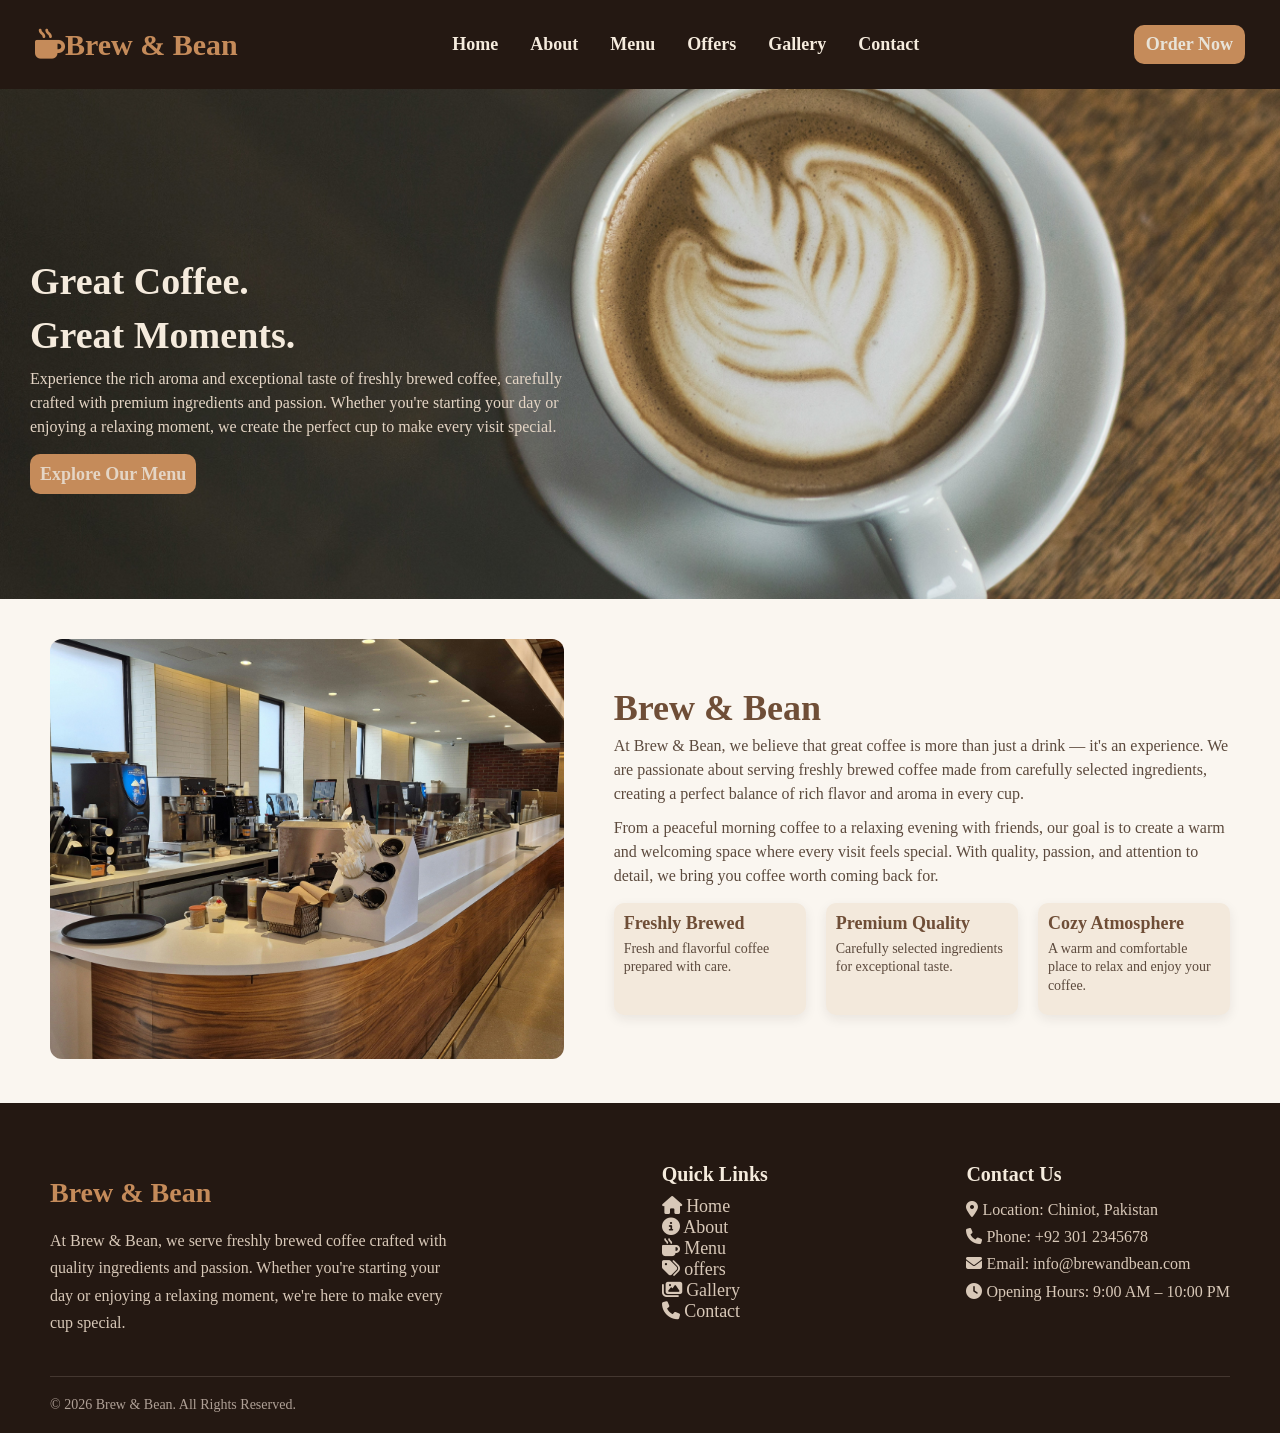
<file: index.html>
<!DOCTYPE html>
<html lang="en">

<head>
    <meta charset="UTF-8">
    <meta name="viewport" content="width=device-width, initial-scale=1.0">
    <title>Coffee Shop</title>
    <link rel="stylesheet" href="style.css">
    <link rel="stylesheet" href="https://cdnjs.cloudflare.com/ajax/libs/font-awesome/6.7.2/css/all.min.css">
</head>

<body>
    <header class="header">
        <nav class="nav-bar">
            <a href="#home" class="nav-logo"><i class="fa-solid fa-mug-hot"></i>Brew & Bean</a>
            <ul class="nav-links">
                <li><a href="#home">Home</a></li>
                <li><a href="#about">About</a></li>
                <li><a href="menu.html">Menu</a></li>
                <li><a href="menu.html">Offers</a></li>
                <li><a href="gallery.html">Gallery</a></li>
                <li><a href="#contact">Contact</a></li>
            </ul>
            <a href="menu.html" class="btn">Order Now</a>
        </nav>
    </header>
    <main>
        <section id="home" class="hero">
            <div class="hero-content">
                <h1>Great Coffee.</h1>
                <h1>Great Moments.</h1>
                <p>Experience the rich aroma and exceptional taste of freshly brewed coffee, carefully crafted with
                    premium ingredients and passion. Whether you're starting your day or enjoying a relaxing moment, we
                    create the perfect cup to make every visit special.</p>
                <a href="menu.html" class="menu-btn">Explore Our Menu</a>
            </div>
        </section>
        <section id="about" class="about-us">
            <div class="image">
                <img src="resturant.jpg" alt="Brew & Bean coffee shop">
            </div>
            <div class="about-content">
                <h2>Brew & Bean</h2>
                <p>At Brew & Bean, we believe that great coffee is more than just a drink — it's an experience. We are
                    passionate about serving freshly brewed coffee made from carefully selected ingredients, creating a
                    perfect balance of rich flavor and aroma in every cup.</p>
                <p>From a peaceful morning coffee to a relaxing evening with friends, our goal is to create a warm and
                    welcoming space where every visit feels special. With quality, passion, and attention to detail, we
                    bring you coffee worth coming back for.</p>
                <div class="highlights">
                    <div class="highlight">
                        <h4>Freshly Brewed</h4>
                        <p>Fresh and flavorful coffee prepared with care.</p>
                    </div>
                    <div class="highlight">
                        <h4>Premium Quality</h4>
                        <p>Carefully selected ingredients for exceptional taste.</p>
                    </div>
                    <div class="highlight">
                        <h4>Cozy Atmosphere</h4>
                        <p>A warm and comfortable place to relax and enjoy your coffee.</p>
                    </div>
                </div>
            </div>
        </section>
    </main>
    <footer>
        <div class="footer-container">
            <div class="footer-brand">
                <h2>Brew & Bean</h2>
                <p>At Brew & Bean, we serve freshly brewed coffee crafted with quality ingredients and passion. Whether
                    you're starting your day or enjoying a relaxing moment, we're here to make every cup special.</p>
            </div>
            <div class="footer-links">
                <h3>Quick Links</h3>
                <ul class="quick-links">
                    <li><a href="index.html"><i class="fa-solid fa-house "></i> Home</a></li>
                    <li><a href="#about"><i class="fa-solid fa-circle-info "></i> About</a></li>
                    <li><a href="menu.html"><i class="fa-solid fa-mug-hot"></i> Menu</a></li>
                    <li><a href="menu.html"><i class="fa-solid fa-tags"></i> offers</a></li>
                    <li><a href="gallery.html"><i class="fa-solid fa-images"></i> Gallery</a></li>
                    <li><a href="#contact"><i class="fa-solid fa-phone"></i> Contact</a></li>
                </ul>
            </div>
            <div id="contact" class="footer-contact">
                <h3>Contact Us</h3>
                <p><i class="fa-solid fa-location-dot"></i> Location: Chiniot, Pakistan</p>
                <p><i class="fa-solid fa-phone"></i> Phone: +92 301 2345678</p>
                <p><i class="fa-solid fa-envelope"></i> Email: info@brewandbean.com</p>
                <p><i class="fa-solid fa-clock"></i> Opening Hours: 9:00 AM – 10:00 PM</p>
            </div>
        </div>
        <div class="copyright">
            <p>© 2026 Brew & Bean. All Rights Reserved.</p>
        </div>
    </footer>

</body>

</html>
</file>
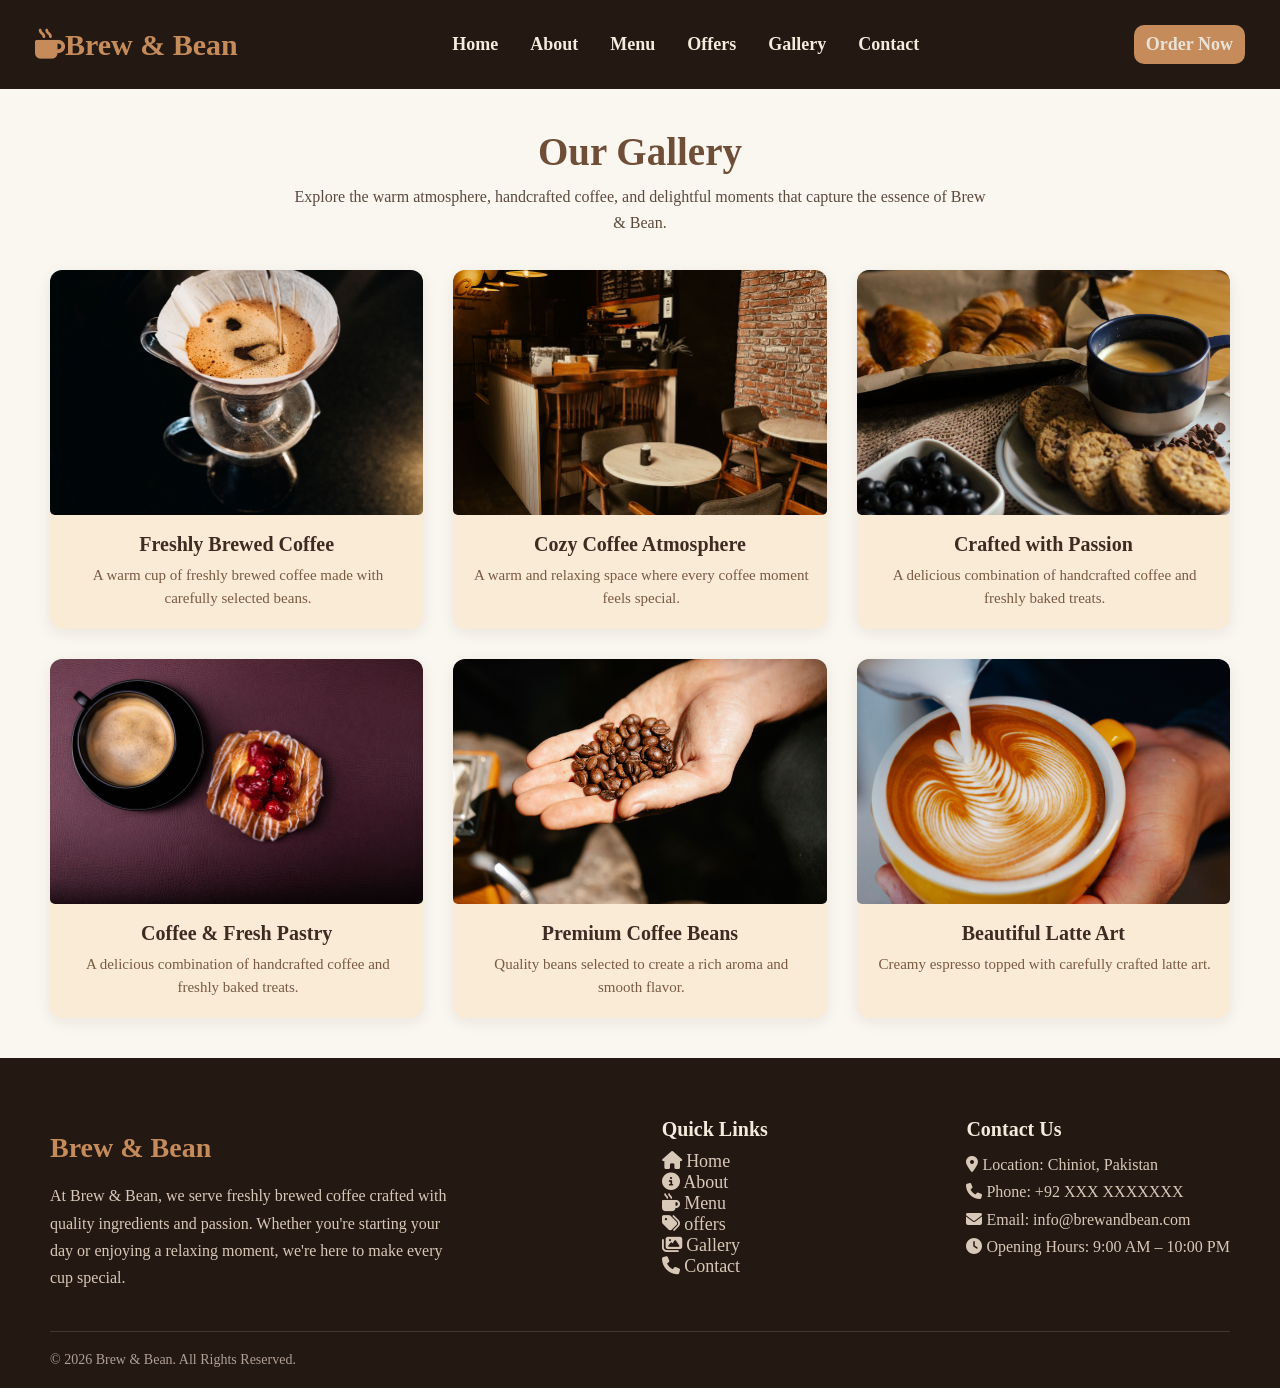
<file: gallery.html>
<!DOCTYPE html>
<html lang="en">

<head>
    <meta charset="UTF-8">
    <meta name="viewport" content="width=device-width, initial-scale=1.0">
    <title>Our Gallery</title>
    <link rel="stylesheet" href="style.css">
    <link rel="stylesheet" href="https://cdnjs.cloudflare.com/ajax/libs/font-awesome/6.7.2/css/all.min.css">
</head>

<body>
    <header class="header">
        <nav class="nav-bar">
            <a href="#home" class="nav-logo"><i class="fa-solid fa-mug-hot"></i>Brew & Bean</a>
            <ul class="nav-links">
                <li><a href="index.html">Home</a></li>
                <li><a href="index.html">About</a></li>
                <li><a href="menu.html">Menu</a></li>
                <li><a href="menu.html">Offers</a></li>
                <li><a href="#gallery">Gallery</a></li>
                <li><a href="#contact">Contact</a></li>
            </ul>
            <a href="menu.html" class="btn">Order Now</a>
        </nav>
    </header>
    <main>
        <section id="gallery" class="gallery">
            <div class="gallery-container">
                <div class="gallery-content">
                    <h2>Our Gallery</h2>
                    <p>Explore the warm atmosphere, handcrafted coffee, and delightful moments that capture the essence
                        of Brew & Bean.</p>
                </div>
                <div class="gallery-cards">
                    <div class="gallery-item">
                        <img src="Freshly Brewed Coffee.jpg" alt="Freshly Brewed Coffee">
                        <div class="item-content">
                            <h4>Freshly Brewed Coffee</h4>
                            <p>A warm cup of freshly brewed coffee made with carefully selected beans.</p>
                        </div>
                    </div>
                    <div class="gallery-item">
                        <img src="Cozy Coffee Atmosphere.jpg" alt="Cozy Coffee Atmosphere">
                        <div class="item-content">
                            <h4>Cozy Coffee Atmosphere</h4>
                            <p>A warm and relaxing space where every coffee moment feels special.</p>
                        </div>
                    </div>
                    <div class="gallery-item">
                        <img src="Crafted with Passion.jpg" alt="Crafted with Passion">
                        <div class="item-content">
                            <h4>Crafted with Passion</h4>
                            <p>A delicious combination of handcrafted coffee and freshly baked treats.</p>
                        </div>
                    </div>
                    <div class="gallery-item">
                        <img src="Coffee & Fresh Pastry.jpg" alt="Coffee & Fresh Pastry">
                        <div class="item-content">
                            <h4>Coffee & Fresh Pastry</h4>
                            <p>A delicious combination of handcrafted coffee and freshly baked treats.</p>
                        </div>
                    </div>
                    <div class="gallery-item">
                        <img src="Premium Coffee Beans.jpg" alt="Premium Coffee Beans">
                        <div class="item-content">
                            <h4>Premium Coffee Beans</h4>
                            <p>Quality beans selected to create a rich aroma and smooth flavor.</p>
                        </div>
                    </div>
                    <div class="gallery-item">
                        <img src="Beautiful Latte Art.jpg" alt="Beautiful Latte Art">
                        <div class="item-content">
                            <h4>Beautiful Latte Art</h4>
                            <p>Creamy espresso topped with carefully crafted latte art.</p>
                        </div>
                    </div>
                </div>
            </div>
        </section>
    </main>
    <footer>
        <div class="footer-container">
            <div class="footer-brand">
                <h2>Brew & Bean</h2>
                <p>At Brew & Bean, we serve freshly brewed coffee crafted with quality ingredients and passion. Whether
                    you're starting your day or enjoying a relaxing moment, we're here to make every cup special.</p>
            </div>
            <div class="footer-links">
                <h3>Quick Links</h3>
                <ul class="quick-links">
                    <li><a href="index.html"><i class="fa-solid fa-house "></i> Home</a></li>
                    <li><a href="#about"><i class="fa-solid fa-circle-info "></i> About</a></li>
                    <li><a href="menu.html"><i class="fa-solid fa-mug-hot"></i> Menu</a></li>
                    <li><a href="menu.html"><i class="fa-solid fa-tags"></i> offers</a></li>
                    <li><a href="gallery.html"><i class="fa-solid fa-images"></i> Gallery</a></li>
                    <li><a href="#contact"><i class="fa-solid fa-phone"></i> Contact</a></li>
                </ul>
            </div>
            <div id="contact" class="footer-contact">
                <h3>Contact Us</h3>
                <p><i class="fa-solid fa-location-dot"></i> Location: Chiniot, Pakistan</p>
                <p><i class="fa-solid fa-phone"></i> Phone: +92 XXX XXXXXXX</p>
                <p><i class="fa-solid fa-envelope"></i> Email: info@brewandbean.com</p>
                <p><i class="fa-solid fa-clock"></i> Opening Hours: 9:00 AM – 10:00 PM</p>
            </div>
        </div>
        <div class="copyright">
            <p>© 2026 Brew & Bean. All Rights Reserved.</p>
        </div>
    </footer>
</body>

</html>
</file>
<file: style.css>
* {
    padding: 0;
    margin: 0;
    box-sizing: border-box;
}

body {
    font-family: Cambria, Cochin, Georgia, Times, 'Times New Roman', serif;
    background-color: whitesmoke;
}

header {
    background-color: #241812;
    padding: 25px 35px;

}

.nav-bar {
    display: flex;
    justify-content: space-between;
    align-items: center;
}

.nav-logo {
    font-family: Georgia, 'Times New Roman', Times, serif;
    text-decoration: none;
    color: #C58B5A;
    font-size: 30px;
    font-weight: bold;
    transition: 0.3s ease;
}

.nav-logo:hover {
    color: #D8C3A5;
}

.nav-links {
    display: flex;
    align-items: center;
    gap: 32px;
    list-style: none;
}

.nav-links a {
    position: relative;
    text-decoration: none;
    color: #F5EBDD;
    font-size: 18px;
    font-weight: 600;
    transition: 0.3s ease;
}

.nav-links a:hover {
    color: #C58B5A;
}

.nav-links a::after {
    content: "";
    position: absolute;
    left: 0;
    bottom: -7px;
    width: 0;
    height: 2px;
    background-color: #C96B4B;
    transition: 0.7s ease;
}

.nav-links a:hover::after {
    width: 100%;
}

.btn {
    background-color: #C58B5A;
    text-decoration: none;
    padding: 9px 12px;
    border-radius: 10px;
    font-weight: bold;
    font-size: 18px;
    color: #E8E3D8;
    transition: 0.7s;
}

.btn:hover {
    background-color: #A96F42;
    transform: translateY(-5px);
}

.hero {
    background-image: url(coffee2.jpg);
    background-size: cover;
    background-position: center;
    min-height: 510px;
    background-repeat: no-repeat;
}

.hero-content {
    padding-top: 170px;
    margin-left: 30px;
}

.hero-content h1 {
    font-size: 38px;
    margin-bottom: 10px;
    color: #F5EBDD;
}

.hero-content p {
    width: 570px;
    line-height: 1.5;
    margin-bottom: 25px;
    color: #E4D5C5;
}

.menu-btn {
    background-color: #C58B5A;
    color: #E4D5C5;
    padding: 10px;
    text-decoration: none;
    font-weight: bold;
    font-size: 18px;
    border-radius: 10px;
    margin-top: 10px;
    transition: 0.5s;
}

.menu-btn:hover {
    background-color: #A96F42;
}

.about-us {
    display: flex;
    gap: 50px;
    align-items: center;
    padding: 40px 50px;
    background-color: #faf6f0;
}

.image {
    width: 50%;
}

.image img {
    width: 100%;
    height: 420px;
    object-fit: cover;
    border-radius: 12px;
}

.about-content {
    width: 60%;
}

.about-content h2 {
    font-size: 36px;
    color: #6f4e37;
    margin-bottom: 5px;
}


.about-content p {
    font-size: 16px;
    line-height: 1.5;
    color: #5c4a3d;
    margin-bottom: 10px;
}

.highlights {
    display: flex;
    gap: 20px;
    margin-top: 15px;
    align-items: stretch;
}

.highlight {
    flex: 1;
    padding: 10px;
    background-color: #f3e9dc;
    border-radius: 10px;
    box-shadow: 0 4px 12px rgba(42, 27, 22, 0.08);
}

.highlight h4 {
    font-size: 18px;
    color: #6F4E37;
    margin-bottom: 6px;
}

.highlight p {
    font-size: 14px;
    line-height: 1.3;
    color: #5C4A3D;
}

.menu {
    padding: 40px 55px;
    background-color: #faf6f0;
}

.menu-container {
    max-width: 1100px;
    margin: 0 auto;
}

.menu-content {
    text-align: center;
    max-width: 700px;
    margin: 0 auto 25px;
}

.menu-content h2 {
    font-size: 36px;
    color: #6F4E37;
    margin-bottom: 12px;
}

.menu-content p {
    font-size: 16px;
    line-height: 1.7;
    color: #5C4A3D;
}

.nav-categories {
    display: flex;
    justify-content: center;
    gap: 25px;
    margin-bottom: 20px;
}

.nav-categories a {
    border-radius: 20px;
    text-decoration: none;
    color: #6F4E37;
    font-size: 25px;
    font-weight: bold;
    padding: 10px 20px;
    transition: 0.3s;
}

.nav-categories a:hover {
    background-color: #C58B5A;
    color: #F5EBDD;
    border-radius: 20px;
}

.menu-category {
    font-size: 24px;
    color: #6F4E37;
    margin-bottom: 20px;
    text-align: center;
}

.menu-category h3 {
    margin-bottom: 25px;
    border: 1px solid #C58B5A;
    background-color: whitesmoke;
    border-width: 1px;
    border-radius: 30px;
    padding: 10px 15px;
}

.menu-cards {
    display: grid;
    grid-template-columns: repeat(3, 1fr);
    gap: 25px;
    margin-bottom: 50px;
}

.menu-card {
    padding: 0px;
    background-color: antiquewhite;
    overflow: hidden;
    border-radius: 12px;
    box-shadow: 0 4px 15px rgba(42, 27, 22, 0.08);
    transition: transform 0.3s ease, box-shadow 0.3s ease;
}

.menu-card:hover {
    transform: translateY(-8px);
    box-shadow: 0 10px 25px rgba(42, 27, 22, 0.15);
}

.menu-card img {
    width: 100%;
    height: 240px;
    object-fit: cover;
    display: block;
    margin-bottom: 12px;
    transition: 0.4s ease;
    box-shadow: 0 4px 10px rgba(42, 27, 22, 0.25);
}

.menu-card:hover img {
    transform: scale(1.03);
}

.menu-card h4 {
    margin: 15px 20px 8px;
    color: #3e2c23;
}

.menu-card p {
    margin: 0 20px 20px;
    color: #7a5a44;
    font-size: 0.95rem;
}

.card-button {
    display: flex;
    justify-content: space-between;
    align-items: center;
    padding: 0 20px 20px;
}

.menu-card span {
    color: #6F4E37;
    font-weight: bold;
    font-size: 18px;
}

.menu-card button {
    color: #F5EBDD;
    background-color: #C58B5A;
    padding: 8px 16px;
    font-size: 14px;
    font-weight: bold;
    border-radius: 8px;
    cursor: pointer;
    transition: 0.3s;
}

.menu-card button:hover {
    background-color: #3e2c23;
}

.offers {
    padding: 20px 45px;
    background-color: #faf6f0;
}

.offers-container {
    max-width: 1000px;
    margin: 0 auto;
}

.offers-content {
    text-align: center;
    max-width: 700px;
    margin: 0 auto 40px;
}

.offers-content h2 {
    font-size: 36px;
    color: #6F4E37;
    margin-bottom: 12px;
}

.offers-content p {
    font-size: 16px;
    line-height: 1.7;
    color: #5c4a3d;
}

.offer-card {
    display: flex;
    flex-direction: column;
    flex: 1;
    background-color: antiquewhite;
    border-radius: 12px;
    overflow: hidden;
    transition: transform 0.3s ease, box-shadow 0.3s ease;
}

.offer-card:hover {
    transform: translateY(-8px);
    box-shadow: 1 10px 25px rgba(42, 27, 22, 0.15);
}

.offer-card img {
    width: 100%;
    height: 220px;
    object-fit: cover;
    display: block;
    transition: 0.6s ease;
}

.offer-card:hover img {
    transform: scale(1.02);
}

.offer-cards {
    display: grid;
    grid-template-columns: repeat(2, 1fr);
    gap: 25px;
    align-items: stretch;
}


.offer-info {
    text-align: center;
    padding: 20px;
}

.offer-info h3 {
    margin: 0 0 18px;
    color: #3e2c23;
    font-size: 21px;
}

.offer-info p {
    margin: 0 0 18px;
    color: #7a5a44;
    font-size: 15px;
    line-height: 1.6;
}

.offer-btn {
    display: flex;
    align-items: center;
    justify-content: space-between;
}

.offer-info span {
    color: #6F4E37;
    font-weight: bold;
    font-size: 19px;
}

.offer-info button {
    color: #F5EBDD;
    background-color: #C58B5A;
    padding: 8px 10px;
    font-size: 15px;
    font-weight: bold;
    border-radius: 8px;
    cursor: pointer;
    transition: 0.3s ease;
}

.offer-info button:hover {
    background-color: #3e2c23;
    box-shadow: 0 10px 25px rgba(42, 27, 22, 0.15);
}
.gallery {
    padding: 40px 50px;
    background-color: #faf6f0;
}

.gallery-container {
    max-width: 1200px;
    margin: 0 auto;
}

.gallery-content {
    font-family: Georgia, 'Times New Roman', Times, serif;
    text-align: center;
    max-width: 700px;
    margin: 0 auto 35px;
}

.gallery-content h2 {
    font-size: 39px;
    color: #6f4e37;
    margin-bottom: 10px;
}

.gallery-content p {
    font-size: 16px;
    line-height: 1.6;
    color: #5C4A3D;
}

.gallery-cards {
    display: grid;
    grid-template-columns: repeat(3, 1fr);
    gap: 30px;
}

.gallery-item {
    text-align: center;
    font-family: Cambria, Cochin, Georgia, Times, 'Times New Roman', serif;
    background-color: antiquewhite;
    border-radius: 12px;
    overflow: hidden;
    box-shadow: 0 4px 15px rgba(42, 27, 22, 0.08);
    transition: transform 0.3s ease, box-shadow 0.3s ease;
}

.gallery-item:hover {
    transform: translateY(-8px);
    box-shadow: 0 10px 25px rgba(42, 27, 22, 0.15);
}

.gallery-item img {
    border-radius: 5px;
    width: 100%;
    height: 245px;
    object-fit: cover;
    display: block;
    transition: transform 0.4s ease;
}

.gallery-item:hover img {
    transform: scale(1.05);
}

.gallery-item h4 {

    margin: 18px 20px 8px;
    color: #3e2c23;
    font-size: 20px;
}

.gallery-item p {
    margin: 0 20px 20px;
    color: #7a5a44;
    font-size: 15px;
    line-height: 1.5;
    width: 90%;
}

footer {
    font-family: Cambria, Cochin, Georgia, Times, 'Times New Roman', serif;
    background-color: #241812;
    color: white;
    padding: 60px 50px 20px;
}

.footer-container {
    max-width: 1200px;
    margin: 0 auto;
    display: flex;
    justify-content: space-between;
    gap: 50px;
}

.footer-brand {
    width: 40%;
    max-width: 35%;
    margin-top: 10px;
    line-height: 1.4;
}

.footer-brand h2 {
    color: #C58B5A;
    font-size: 28px;
    margin-bottom: 15px;
}

.footer-brand p,
.footer-contact p {
    color: #D8C8B8;
    line-height: 1.7;
}

.footer-links h3 {
    color: #F5EBDD;
    font-size: 20px;
    margin-bottom: 10px;
}

.quick-links {
    margin-top: 10px;
    font-size: 18px;
}

.quick-links a {
    width: 35%;
    color: #D8C8B8;
    text-decoration: none;
}

.quick-links :hover a {
    color: #C58B5A;
}

.quick-links li {
    list-style: none;
}

.footer-contact h3 {
    color: #F5EBDD;
    font-size: 20px;
    margin-bottom: 10px;
}

.copyright {
    place-items: center;
    color: #AFA096;
    border-top: 1px solid rgba(245, 235, 221, 0.15);
    margin-top: 40px;
    padding-top: 20px;
}

.copyright p {
    color: #AFA096;
    font-size: 14px;
}
</file>
